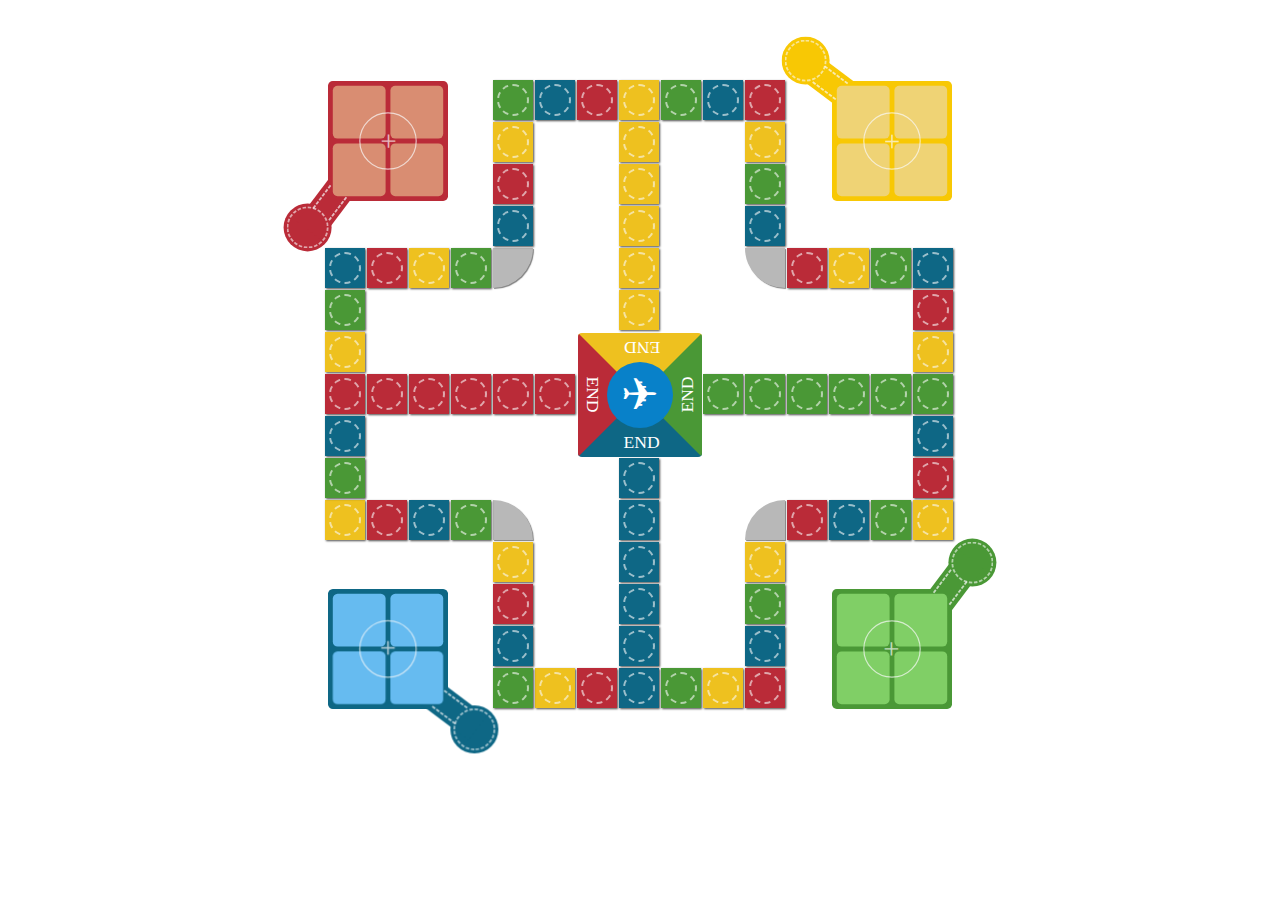
<file: index.html>
<!DOCTYPE html>
<html lang="en">
<head>
  <meta charset="UTF-8">
  <title>飞行棋大战</title>
  <link rel="stylesheet" href="css/main.css">
</head>
<body>
  
  <div id="app">

    <!-- 主干路 -->
    <div class="d1">
      <span class="step blue"></span>
      <span class="step red"></span>
      <span class="step yellow"></span>
      <span class="step green"></span>
    </div>
    <div class="d2">
      <span class="step green"></span>
      <span class="step yellow"></span>
      <span class="step red"></span>
      <span class="step blue"></span>
    </div>
    <div class="d3">
      <span class="step blue"></span>
      <span class="step red"></span>
      <span class="step yellow"></span>
      <span class="step green"></span>
      <span class="step blue"></span>
    </div>
    <div class="d4">
      <span class="step red"></span>
      <span class="step yellow"></span>
      <span class="step green"></span>
      <span class="step blue"></span>
    </div>
    <div class="d5">
      <!-- <span class="semi-circle tr"></span> -->
      <span class="step red"></span>
      <span class="step yellow"></span>
      <span class="step green"></span>
      <span class="step blue"></span>
    </div>
    <div class="d6">
      <span class="step red"></span>
      <span class="step yellow"></span>
      <span class="step green"></span>
      <span class="step blue"></span>
      <span class="step red"></span>
    </div>
    <div class="d7">
      <span class="step red"></span>
      <span class="step blue"></span>
      <span class="step green"></span>
      <span class="step yellow"></span>
    </div>
    <div class="d8">
      <span class="step yellow"></span>
      <span class="step green"></span>
      <span class="step blue"></span>
      <span class="step red"></span>
    </div>
    <div class="d9">
      <span class="step yellow"></span>
      <span class="step red"></span>
      <span class="step blue"></span>
      <span class="step green"></span>
      <span class="step yellow"></span>
    </div>
    <div class="d10">
      <span class="step yellow"></span>
      <span class="step red"></span>
      <span class="step blue"></span>
      <span class="step green"></span>
    </div>
    <div class="d11">
      <span class="step yellow"></span>
      <span class="step red"></span>
      <span class="step blue"></span>
      <span class="step green"></span>
    </div>
    <div class="d12">
      <span class="step green"></span>
      <span class="step yellow"></span>
      <span class="step red"></span>
      <span class="step blue"></span>
      <span class="step green"></span>
    </div>

    <!-- 胜利之路 -->
    <div class="v-yellow">
      <span class="step yellow"></span>
      <span class="step yellow"></span>
      <span class="step yellow"></span>
      <span class="step yellow"></span>
      <span class="step yellow"></span>
    </div>
    <div class="v-green">
      <span class="step green"></span>
      <span class="step green"></span>
      <span class="step green"></span>
      <span class="step green"></span>
      <span class="step green"></span>
    </div>
    <div class="v-blue">
      <span class="step blue"></span>
      <span class="step blue"></span>
      <span class="step blue"></span>
      <span class="step blue"></span>
      <span class="step blue"></span>
    </div>
    <div class="v-red">
      <span class="step red"></span>
      <span class="step red"></span>
      <span class="step red"></span>
      <span class="step red"></span>
      <span class="step red"></span>
    </div>
    
    <!-- 中心转盘 -->
    <div class="center-board">
      <span>end</span>
      <span>end</span>
      <span>end</span>
      <span>end</span>
    </div>

    <!-- 大本营基地 -->
    <div class="base yellow">
      <span class="launchpad"></span>
      <div class="wrapper">
        <span class="stock road">
          
        </span>
        <span class="stock"></span>
      </div>
      <div class="wrapper">
        <span class="stock"></span>
        <span class="stock"></span>
      </div>
    </div>
    <div class="base red">
      <span class="launchpad"></span>
      <div class="wrapper">
        <span class="stock road">
          
        </span>
        <span class="stock"></span>
      </div>
      <div class="wrapper">
        <span class="stock"></span>
        <span class="stock"></span>
      </div>
    </div>
    <div class="base blue">
      <span class="launchpad"></span>
      <div class="wrapper">
        <span class="stock road">
          
        </span>
        <span class="stock"></span>
      </div>
      <div class="wrapper">
        <span class="stock"></span>
        <span class="stock"></span>
      </div>
    </div>
    <div class="base green">
      <span class="launchpad"></span>
      <div class="wrapper">
        <span class="stock road">
          
        </span>
        <span class="stock"></span>
      </div>
      <div class="wrapper">
        <span class="stock"></span>
        <span class="stock"></span>
      </div>
    </div>
  </div>

  <script src="js/jquery.min.js"></script>
  <script src="js/main.js"></script>
</body>
</html>
</file>
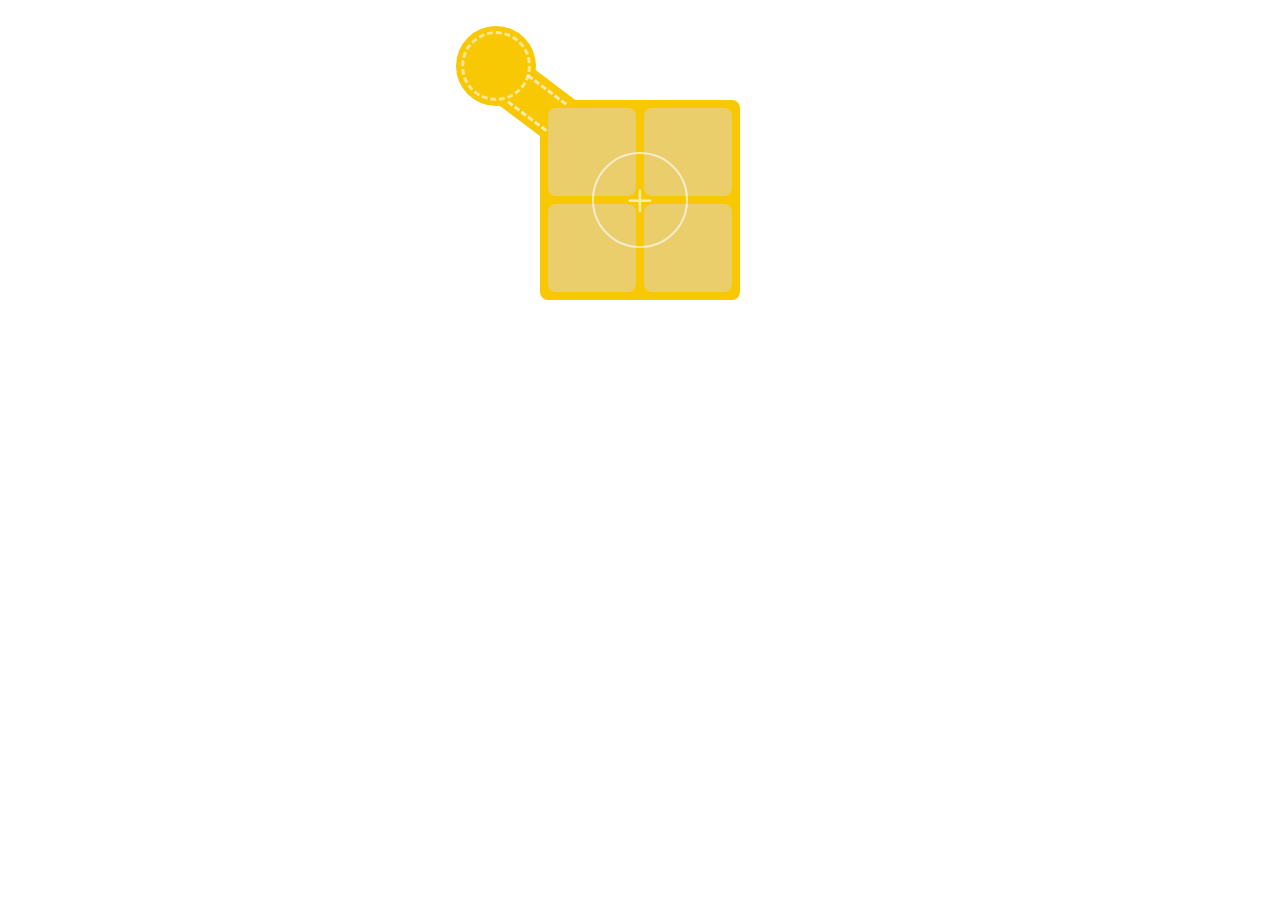
<file: base.html>
<!DOCTYPE html>
<html lang="en">
<head>
  <meta charset="UTF-8">
  <title>template</title>
  <style>
    *{
      margin: 0;
      padding: 0;
      box-sizing: border-box;
    }
    .base{
      margin: 100px auto;
      width: 200px;
      height: 200px;
      position: relative;
      display: flex;
      flex-direction: column;
      justify-content: space-around;
      flex-wrap: wrap;
      background-color: #F8C804;
      border-radius: .5em;
      padding: 4px;
      z-index: 1;
    }
    .base .wrapper{
      display: flex;
      justify-content: space-around;
    }
    .base .stock{
      width: 88px;
      height: 88px;
      border-radius: 4px;
      background-color: #EBCE6C;
      border-radius: .5em;
      z-index: 1;
    }
    .base .stock.road:before{
      content: '';
      position: absolute;
      width: 48px;
      height: 30px;
      border-top: 3px dashed rgba(250,250,250,.7);
      border-bottom: 3px dashed rgba(250,250,250,.7);
      transform: rotate(37deg);
      top: -15px;
      left: -27px;
    }
    .base:after{
      content: '+';
      position: absolute;
      width: 46%;
      height: 46%;
      top: 50%;
      left: 50%;
      transform: translate(-50%, -50%);
      border: 2px solid rgba(250,250,250,.7);
      color: rgba(250,250,250,.7);
      border-radius: 50%;
      font-size: 3em;
      display: flex;
      justify-content: center;
      align-items: center;
      z-index: 2;
    }
    .base .launchpad{
      position: absolute;
      width: 40%;
      height: 40%;
      background-color: #F8C804;
      border-radius: 50%;
      top: -74px;
      left: -84px;
      z-index: 1;
    }
    .base .launchpad:before{
      content: '';
      position: absolute;
      width: 80%;
      height: 80%;
      border: 3px dashed rgba(250,250,250,.6);
      border-radius: 50%;
      top: 50%;
      left: 50%;
      transform: translate(-50%, -50%);
      z-index: 2;
    }
    .base .launchpad:after{
      content: '';
      position: absolute;
      top: 47px;
      left: 25px;
      width: 100px;
      height: 50px;
      background-color: #F8C804;
      transform: rotate(37deg);
    }
    
  </style>
</head>
<body>
  <div class="base yellow">
    <span class="launchpad"></span>
    <div class="wrapper">
      <span class="stock road">
        
      </span>
      <span class="stock"></span>
    </div>
    <div class="wrapper">
      <span class="stock"></span>
      <span class="stock"></span>
    </div>
  </div>
</body>
</html>
</file>
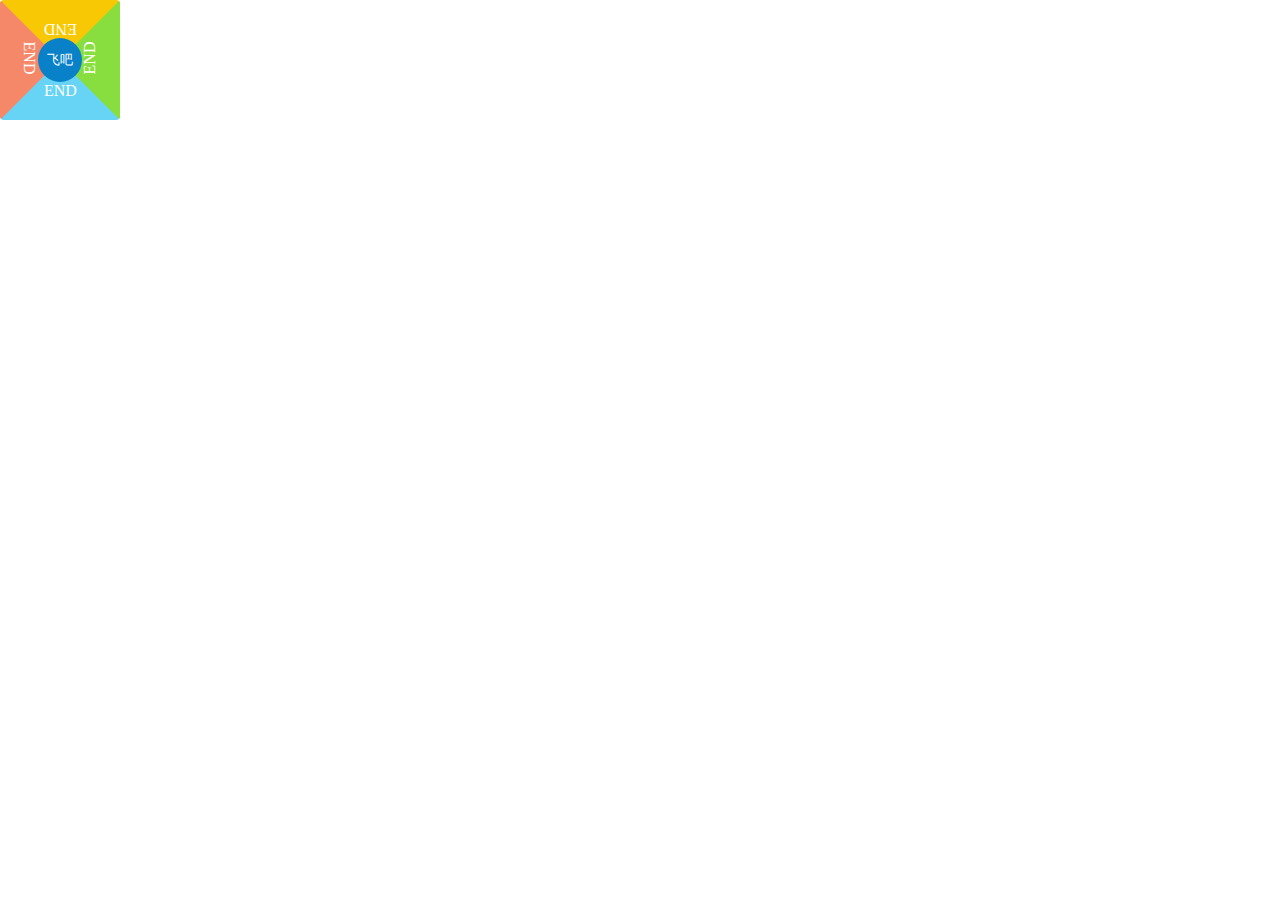
<file: centerboard.html>
<!DOCTYPE html>
<html lang="en">
<head>
  <meta charset="UTF-8">
  <title>Document</title>
  <style>
    *{
      margin: 0;
      padding: 0;
      box-sizing: border-box;
    }
    .center-board{
      width: 0;
      height: 0;
      border: 60px solid transparent;
      border-top-color: #F8C804;
      border-right-color: #88DE3F;
      border-bottom-color: #67D3F5;
      border-left-color: #F6886A;
      border-radius: 4px;
      position: relative;
    }
    .center-board:after{
      content: '飞吧';
      display: flex;
      justify-content: center;
      align-items: center;
      position: absolute;
      width: 44px;
      height: 44px;
      border-radius: 50px;
      top: 50%;
      left: 50%;
      transform: translate(-50%, -50%);
      /*outline: 1px solid;*/
      background-color: #0881C9;
      color: #fff;
      font-size: .8em;
    }
    .center-board span{
      color: #fff;
      position: absolute;
      text-transform: uppercase;
      z-index: 1;
    }
    .center-board span:nth-child(1){
      top: -40px;
      left: -16px;
      transform: rotate(180deg);
    }
    .center-board span:nth-child(2){
      top: -11px;
      right: -47px;
      transform: rotate(-90deg);
    }
    .center-board span:nth-child(3){
      bottom: -40px;
      left: -16px;
      /*transform: rotate(180deg);*/
    }
    .center-board span:nth-child(4){
      top: -11px;
      left: -47px;
      transform: rotate(90deg);
    }
  </style>
</head>
<body>
  <div class="center-board">
    <span>end</span>
    <span>end</span>
    <span>end</span>
    <span>end</span>
  </div>
</body>
</html>
</file>
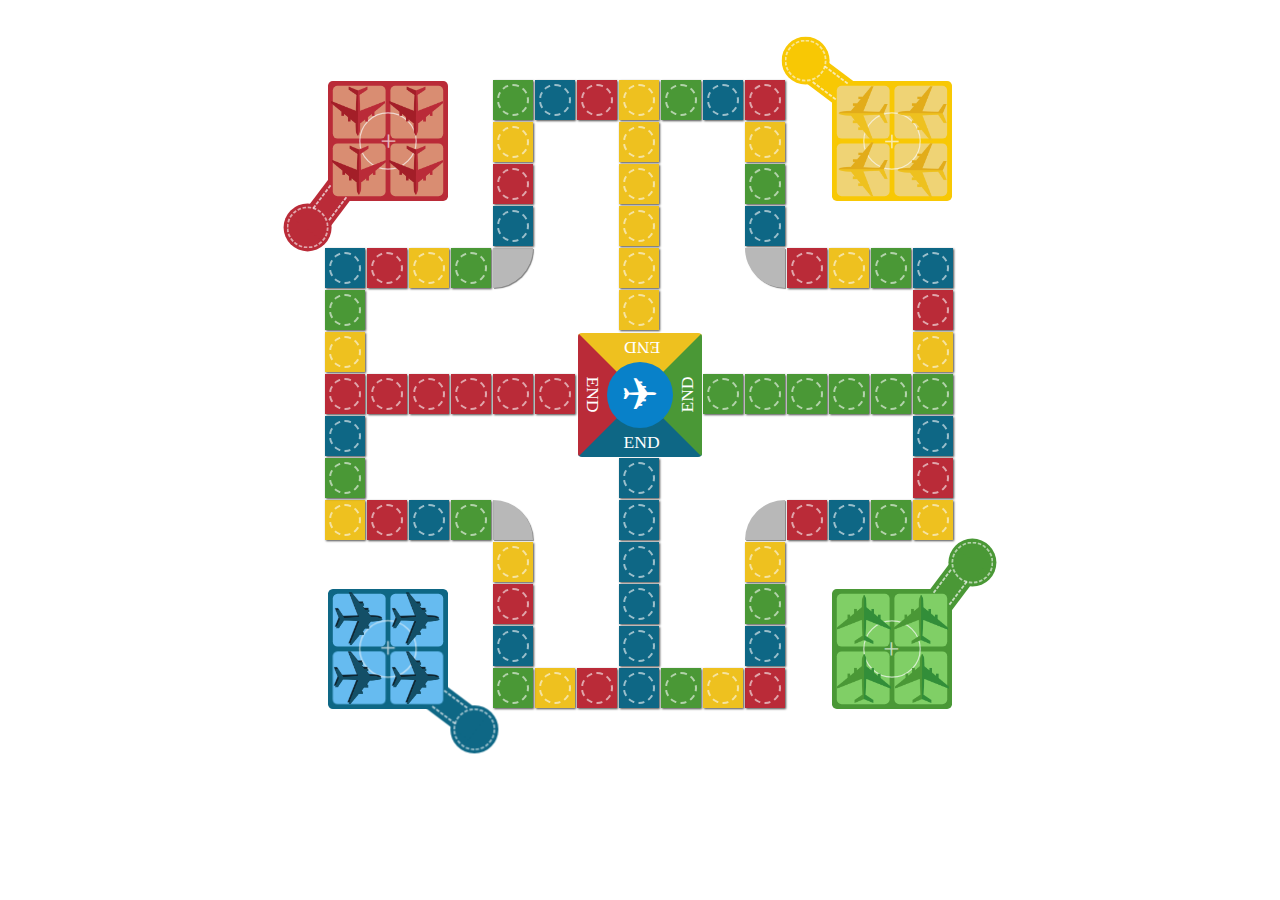
<file: index2.html>
<!DOCTYPE html>
<html lang="en">
<head>
  <meta charset="UTF-8">
  <title>飞行棋大战</title>
  <link rel="stylesheet" href="css/main.css">
</head>
<body>
  
  <div id="app">

    <!-- 主干路 -->
    <div class="d1">
      <span class="step step1 blue" data-direction="r4"></span>
      <span class="step step2 red"></span>
      <span class="step step3 yellow"></span>
      <span class="step step4 green"></span>
    </div>
    <div class="d2">
      <span class="step step5 green"></span>
      <span class="step step6 yellow"></span>
      <span class="step step7 red"></span>
      <span class="step step8 blue"></span>
    </div>
    <div class="d3">
      <span class="step step9 blue"></span>
      <span class="step step10 red"></span>
      <span class="step step11 yellow"></span>
      <span class="step step12 green"></span>
      <span class="step step13 blue"></span>
    </div>
    <div class="d4">
      <span class="step step14 red"></span>
      <span class="step step15 yellow"></span>
      <span class="step step16 green"></span>
      <span class="step step17 blue"></span>
    </div>
    <div class="d5">
      <!-- <span class="semi-circle tr"></span> -->
      <span class="step step18 red"></span>
      <span class="step step19 yellow"></span>
      <span class="step step20 green"></span>
      <span class="step step21 blue"></span>
    </div>
    <div class="d6">
      <span class="step step22 red"></span>
      <span class="step step23 yellow"></span>
      <span class="step step24 green"></span>
      <span class="step step25 blue"></span>
      <span class="step step26 red"></span>
    </div>
    <div class="d7">
      <span class="step step27 red"></span>
      <span class="step step28 blue"></span>
      <span class="step step29 green"></span>
      <span class="step step30 yellow"></span>
    </div>
    <div class="d8">
      <span class="step step31 yellow"></span>
      <span class="step step32 green"></span>
      <span class="step step33 blue"></span>
      <span class="step step34 red"></span>
    </div>
    <div class="d9">
      <span class="step step35 yellow"></span>
      <span class="step step36 red"></span>
      <span class="step step37 blue"></span>
      <span class="step step38 green"></span>
      <span class="step step39 yellow"></span>
    </div>
    <div class="d10">
      <span class="step step40 yellow"></span>
      <span class="step step41 red"></span>
      <span class="step step42 blue"></span>
      <span class="step step43 green"></span>
    </div>
    <div class="d11">
      <span class="step step44 yellow"></span>
      <span class="step step45 red"></span>
      <span class="step step46 blue"></span>
      <span class="step step47 green"></span>
    </div>
    <div class="d12">
      <span class="step step48 green"></span>
      <span class="step step49 yellow"></span>
      <span class="step step50 red"></span>
      <span class="step step51 blue"></span>
      <span class="step step52 green"></span>
    </div>

    <!-- 胜利之路 -->
    <div class="v-yellow">
      <span class="step yellow"></span>
      <span class="step yellow"></span>
      <span class="step yellow"></span>
      <span class="step yellow"></span>
      <span class="step yellow"></span>
    </div>
    <div class="v-green">
      <span class="step green"></span>
      <span class="step green"></span>
      <span class="step green"></span>
      <span class="step green"></span>
      <span class="step green"></span>
    </div>
    <div class="v-blue">
      <span class="step blue"></span>
      <span class="step blue"></span>
      <span class="step blue"></span>
      <span class="step blue"></span>
      <span class="step blue"></span>
    </div>
    <div class="v-red">
      <span class="step red"></span>
      <span class="step red"></span>
      <span class="step red"></span>
      <span class="step red"></span>
      <span class="step red"></span>
    </div>
    
    <!-- 中心转盘 -->
    <div class="center-board">
      <span>end</span>
      <span>end</span>
      <span>end</span>
      <span>end</span>
    </div>

    <!-- 大本营基地 -->
    <div class="base yellow">
      <span class="launchpad"></span>
      <div class="wrapper">
        <span class="stock road">
        </span>
        <span class="stock"></span>
      </div>
      <div class="wrapper">
        <span class="stock"></span>
        <span class="stock"></span>
      </div>
    </div>
    <div class="base red">
      <span class="launchpad"></span>
      <div class="wrapper">
        <span class="stock road">
          
        </span>
        <span class="stock"></span>
      </div>
      <div class="wrapper">
        <span class="stock"></span>
        <span class="stock"></span>
      </div>
    </div>
    <div class="base blue">
      <span class="launchpad"></span>
      <div class="wrapper">
        <span class="stock road">
          
        </span>
        <span class="stock"></span>
      </div>
      <div class="wrapper">
        <span class="stock"></span>
        <span class="stock"></span>
      </div>
    </div>
    <div class="base green">
      <span class="launchpad"></span>
      <div class="wrapper">
        <span class="stock road">
          
        </span>
        <span class="stock"></span>
      </div>
      <div class="wrapper">
        <span class="stock"></span>
        <span class="stock"></span>
      </div>
    </div>

    <!-- 飞机 -->
    <!-- 黄色飞机 -->
    <img src="img/yellow.png" id="y1" class="">
    <img src="img/yellow.png" id="y2" class="">
    <img src="img/yellow.png" id="y3" class="">
    <img src="img/yellow.png" id="y4" class="">

    <!-- 红色飞机 -->
    <img src="img/red.png" id="r1" class="">
    <img src="img/red.png" id="r2" class="">
    <img src="img/red.png" id="r3" class="">
    <img src="img/red.png" id="r4" class="">

    <!-- 蓝色飞机 -->
    <img src="img/3d-blue2.png" id="b1" class="">
    <img src="img/3d-blue2.png" id="b2" class="">
    <img src="img/3d-blue2.png" id="b3" class="">
    <img src="img/3d-blue2.png" id="b4" class="">

    <!-- 绿色飞机 -->
    <img src="img/green.png" id="g1" class="">
    <img src="img/green.png" id="g2" class="">
    <img src="img/green.png" id="g3" class="">
    <img src="img/green.png" id="g4" class="">
  </div>

  <script src="js/jquery.min.js"></script>
  <script src="js/main.js"></script>

  <script>
    
  </script>
</body>
</html>
</file>
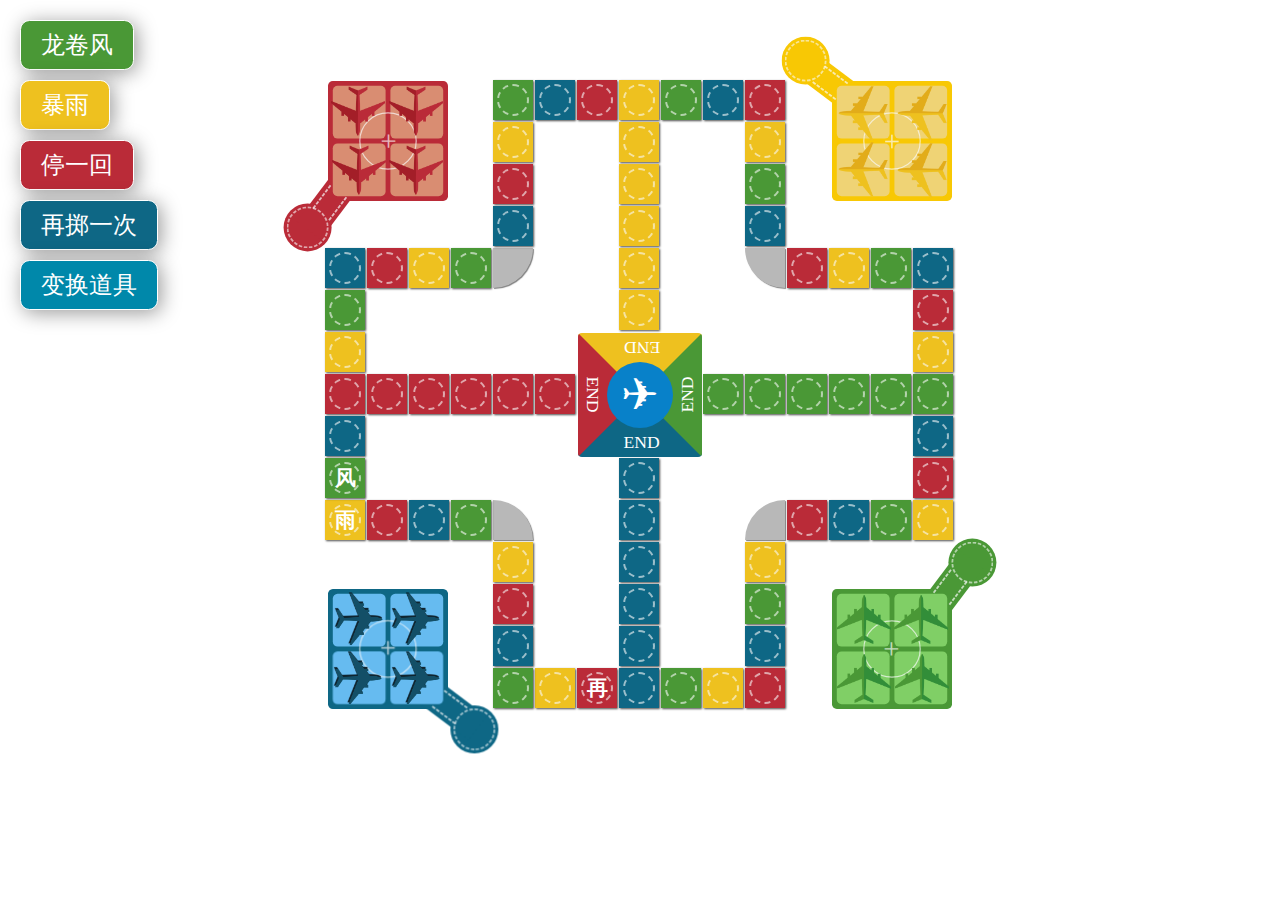
<file: magic.html>
<!DOCTYPE html>
<html lang="en">
<head>
  <meta charset="UTF-8">
  <title>飞行棋大战</title>
  <link rel="stylesheet" href="css/magic.css">
</head>
<body>
  
  <div class="buttons">
    <!-- <button class="btn-wind" onclick="deleteMagic('风')">龙卷风</button>
    <button class="btn-rain" onclick="deleteMagic('雨')">暴雨</button>
    <button class="btn-stop" onclick="deleteMagic('停')">停一回</button>
    <button class="btn-again" onclick="deleteMagic('再')">再掷一次</button>
    <button class="doRandom" onclick="randomMagic()">变换道具</button> -->

    <button class="btn-wind" onclick="doWind()">龙卷风</button>
    <button class="btn-rain">暴雨</button>
    <button class="btn-stop">停一回</button>
    <button class="btn-again">再掷一次</button>
    <button class="doRandom" onclick="randomMagic()">变换道具</button>
  </div>



  <div id="app">

    <!-- 主干路 -->
    <div class="d1">
      <span class="step step1 blue" data-direction="r4"></span>
      <span class="step step2 red"></span>
      <span class="step step3 yellow"></span>
      <span class="step step4 green"></span>
    </div>
    <div class="d2">
      <span class="step step5 green"></span>
      <span class="step step6 yellow"></span>
      <span class="step step7 red"></span>
      <span class="step step8 blue"></span>
    </div>
    <div class="d3">
      <span class="step step9 blue"></span>
      <span class="step step10 red"></span>
      <span class="step step11 yellow"></span>
      <span class="step step12 green"></span>
      <span class="step step13 blue"></span>
    </div>
    <div class="d4">
      <span class="step step14 red"></span>
      <span class="step step15 yellow"></span>
      <span class="step step16 green"></span>
      <span class="step step17 blue"></span>
    </div>
    <div class="d5">
      <!-- <span class="semi-circle tr"></span> -->
      <span class="step step18 red"></span>
      <span class="step step19 yellow"></span>
      <span class="step step20 green"></span>
      <span class="step step21 blue"></span>
    </div>
    <div class="d6">
      <span class="step step22 red"></span>
      <span class="step step23 yellow"></span>
      <span class="step step24 green"></span>
      <span class="step step25 blue"></span>
      <span class="step step26 red"></span>
    </div>
    <div class="d7">
      <span class="step step27 red"></span>
      <span class="step step28 blue"></span>
      <span class="step step29 green"></span>
      <span class="step step30 yellow"></span>
    </div>
    <div class="d8">
      <span class="step step31 yellow"></span>
      <span class="step step32 green"></span>
      <span class="step step33 blue"></span>
      <span class="step step34 red"></span>
    </div>
    <div class="d9">
      <span class="step step35 yellow"></span>
      <span class="step step36 red"></span>
      <span class="step step37 blue"></span>
      <span class="step step38 green"></span>
      <span class="step step39 yellow"></span>
    </div>
    <div class="d10">
      <span class="step step40 yellow"></span>
      <span class="step step41 red"></span>
      <span class="step step42 blue"></span>
      <span class="step step43 green"></span>
    </div>
    <div class="d11">
      <span class="step step44 yellow"></span>
      <span class="step step45 red"></span>
      <span class="step step46 blue"></span>
      <span class="step step47 green"></span>
    </div>
    <div class="d12">
      <span class="step step48 green"></span>
      <span class="step step49 yellow"></span>
      <span class="step step50 red"></span>
      <span class="step step51 blue"></span>
      <span class="step step52 green"></span>
    </div>

    <!-- 胜利之路 -->
    <div class="v-yellow">
      <span class="step yellow"></span>
      <span class="step yellow"></span>
      <span class="step yellow"></span>
      <span class="step yellow"></span>
      <span class="step yellow"></span>
    </div>
    <div class="v-green">
      <span class="step green"></span>
      <span class="step green"></span>
      <span class="step green"></span>
      <span class="step green"></span>
      <span class="step green"></span>
    </div>
    <div class="v-blue">
      <span class="step blue"></span>
      <span class="step blue"></span>
      <span class="step blue"></span>
      <span class="step blue"></span>
      <span class="step blue"></span>
    </div>
    <div class="v-red">
      <span class="step red"></span>
      <span class="step red"></span>
      <span class="step red"></span>
      <span class="step red"></span>
      <span class="step red"></span>
    </div>
    
    <!-- 中心转盘 -->
    <div class="center-board">
      <span>end</span>
      <span>end</span>
      <span>end</span>
      <span>end</span>
    </div>

    <!-- 大本营基地 -->
    <div class="base yellow">
      <span class="launchpad"></span>
      <div class="wrapper">
        <span class="stock road">
        </span>
        <span class="stock"></span>
      </div>
      <div class="wrapper">
        <span class="stock"></span>
        <span class="stock"></span>
      </div>
    </div>
    <div class="base red">
      <span class="launchpad"></span>
      <div class="wrapper">
        <span class="stock road">
          
        </span>
        <span class="stock"></span>
      </div>
      <div class="wrapper">
        <span class="stock"></span>
        <span class="stock"></span>
      </div>
    </div>
    <div class="base blue">
      <span class="launchpad"></span>
      <div class="wrapper">
        <span class="stock road">
          
        </span>
        <span class="stock"></span>
      </div>
      <div class="wrapper">
        <span class="stock"></span>
        <span class="stock"></span>
      </div>
    </div>
    <div class="base green">
      <span class="launchpad"></span>
      <div class="wrapper">
        <span class="stock road">
          
        </span>
        <span class="stock"></span>
      </div>
      <div class="wrapper">
        <span class="stock"></span>
        <span class="stock"></span>
      </div>
    </div>

    <!-- 飞机 -->
    <!-- 黄色飞机 -->
    <img src="img/yellow.png" id="y1" class="">
    <img src="img/yellow.png" id="y2" class="">
    <img src="img/yellow.png" id="y3" class="">
    <img src="img/yellow.png" id="y4" class="">

    <!-- 红色飞机 -->
    <img src="img/red.png" id="r1" class="">
    <img src="img/red.png" id="r2" class="">
    <img src="img/red.png" id="r3" class="">
    <img src="img/red.png" id="r4" class="">

    <!-- 蓝色飞机 -->
    <img src="img/3d-blue2.png" id="b1" class="">
    <img src="img/3d-blue2.png" id="b2" class="">
    <img src="img/3d-blue2.png" id="b3" class="">
    <img src="img/3d-blue2.png" id="b4" class="">

    <!-- 绿色飞机 -->
    <img src="img/green.png" id="g1" class="">
    <img src="img/green.png" id="g2" class="">
    <img src="img/green.png" id="g3" class="">
    <img src="img/green.png" id="g4" class="">
  </div>

  <script src="js/jquery.min.js"></script>
  <script src="js/main.js"></script>

  <script>
    function randomMagic(){
      $('.step').text('');
      var wind = Math.floor(Math.random() * 52) + 1;
      var rain = Math.floor(Math.random() * 52) + 1;
      var stop = Math.floor(Math.random() * 52) + 1;
      var again = Math.floor(Math.random() * 52) + 1;
      $('.step' + wind).text('风');
      $('.step' + rain).text('雨');
      $('.step' + stop).text('停');
      $('.step' + again).text('再');
    }


    // function deleteMagic(sign){
    //   $(".step:contains(" + sign + ")").text('');
    // }


    function doWind(){
      $('.step').css('outline', 'none');
      var randomPosition = Math.floor(Math.random() * 52) + 1;
      $('.step' + randomPosition).css('outline', '10px solid rgba(0,0,0,.7');
      // setTimeout(function(){
      //   $('.step' + randomPosition).css('outline', 'none');
      // }, 3000);
      var a = 100;
      setInterval(function(){
        if(a > 10){
          a--;
          $('.step' + randomPosition).css('outline', a + 'px solid rgba(0,0,0,.7');
        }
      }, 10);
    }

    window.onload = randomMagic;
  </script>
</body>
</html>
</file>
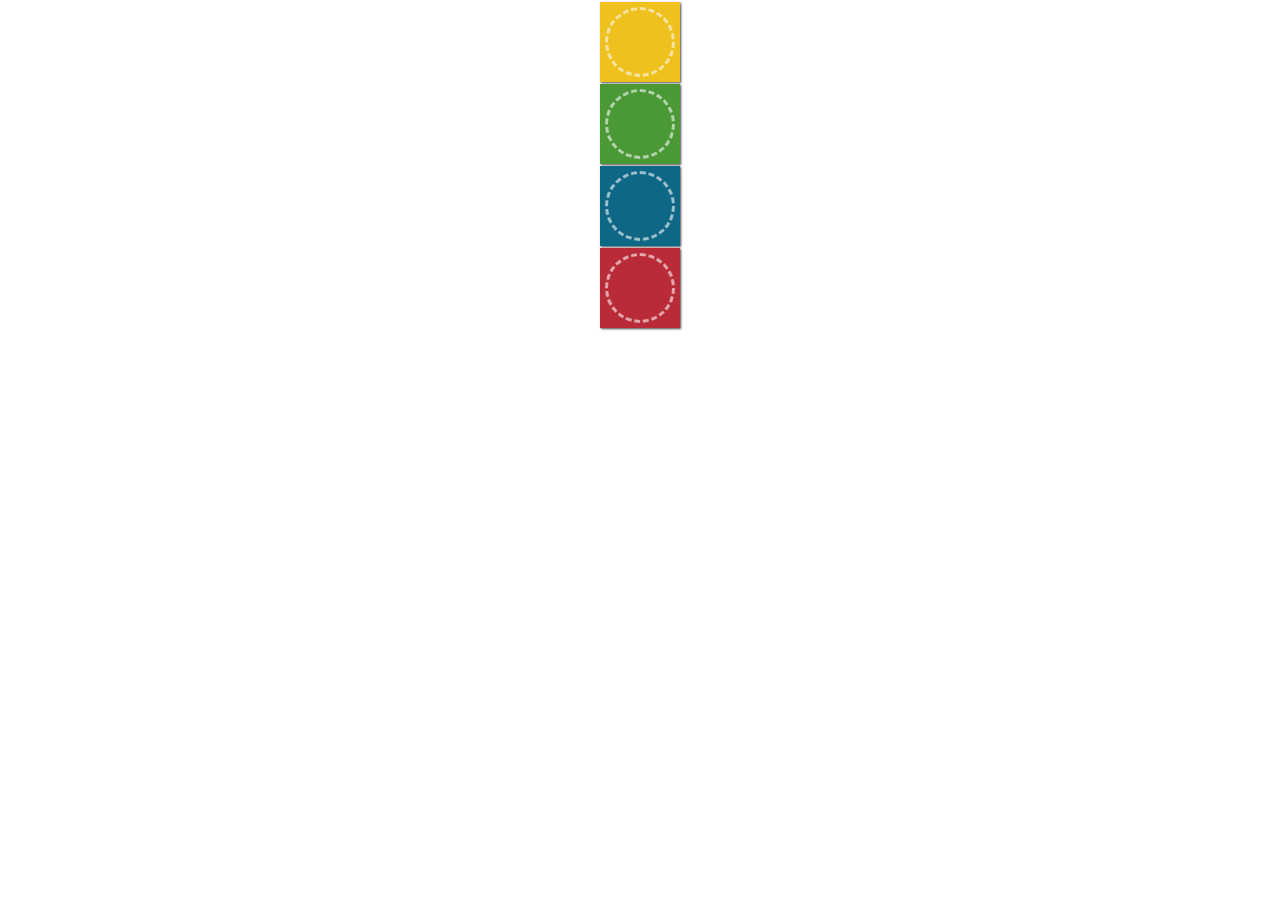
<file: step.html>
<!DOCTYPE html>
<html lang="en">
<head>
  <meta charset="UTF-8">
  <title>template</title>
  <style>
    *{
      margin: 0;
      padding: 0;
      box-sizing: border-box;
    }
    .step{
      margin: 2px auto;
      width: 80px;
      height: 80px;
      position: relative;
      
      box-shadow: 1px 1px 2px rgba(0,0,0,.7);
    }
    .step:before{
      content: '';
      position: absolute;
      width: 80%;
      height: 80%;
      border: 3px dashed rgba(250,250,250,.6);
      border-radius: 50%;
      top: 50%;
      left: 50%;
      transform: translate(-50%, -50%);
    }

    .step.yellow{
      background-color: #EEC11F;
    }
    .step.green{
      background-color: #4A9836;
    }
    .step.blue{
      background-color: #0E6785;
    }
    .step.red{
      background-color: #BA2B38;
    }
  </style>
</head>
<body>
  <div class="step yellow"></div>
  <div class="step green"></div>
  <div class="step blue"></div>
  <div class="step red"></div>
</body>
</html>
</file>
<file: css/main.css>
*{
  margin: 0;
  padding: 0;
  box-sizing: border-box;
}

/************************跑道组件**************************/
.step{
  margin: 0 2px 2px 0;
  width: 40px;
  height: 40px;
  position: relative;
  
  box-shadow: 1px 1px 2px rgba(0,0,0,.7);
}
.step:before{
  content: '';
  position: absolute;
  width: 70%;
  height: 70%;
  border: 2px dashed rgba(250,250,250,.6);
  border-radius: 50%;
  top: 50%;
  left: 50%;
  transform: translate(-50%, -50%);
}

.step.yellow{
  background-color: #EEC11F;
}
.step.green{
  background-color: #4A9836;
}
.step.blue{
  background-color: #0E6785;
}
.step.red{
  background-color: #BA2B38;
}


/*************************end of 跑道*************************/

/************************基地组件**************************/
.base{
  width: 200px;
  height: 200px;
  position: absolute;
  display: flex;
  flex-direction: column;
  justify-content: space-around;
  flex-wrap: wrap;
  background-color: #F8C804;
  border-radius: .5em;
  padding: 4px;
  z-index: 1;
  transform: scale(.6);
}
.base .wrapper{
  display: flex;
  justify-content: space-around;
}
.base .stock{
  width: 88px;
  height: 88px;
  border-radius: 4px;
  background-color: #EFD375;
  border-radius: .5em;
  z-index: 1;
}
.base .stock.road:before{
  content: '';
  position: absolute;
  width: 48px;
  height: 30px;
  border-top: 3px dashed rgba(250,250,250,.7);
  border-bottom: 3px dashed rgba(250,250,250,.7);
  transform: rotate(37deg);
  top: -15px;
  left: -27px;
}
.base:after{
  content: '+';
  position: absolute;
  width: 46%;
  height: 46%;
  top: 50%;
  left: 50%;
  transform: translate(-50%, -50%);
  border: 2px solid rgba(250,250,250,.7);
  color: rgba(250,250,250,.7);
  border-radius: 50%;
  font-size: 3em;
  display: flex;
  justify-content: center;
  align-items: center;
  z-index: 2;
}
.base .launchpad{
  position: absolute;
  width: 40%;
  height: 40%;
  background-color: #F8C804;
  border-radius: 50%;
  top: -74px;
  left: -84px;
  z-index: 1;
}
.base .launchpad:before{
  content: '';
  position: absolute;
  width: 80%;
  height: 80%;
  border: 3px dashed rgba(250,250,250,.6);
  border-radius: 50%;
  top: 50%;
  left: 50%;
  transform: translate(-50%, -50%);
  z-index: 2;
}
.base .launchpad:after{
  content: '';
  position: absolute;
  top: 47px;
  left: 25px;
  width: 100px;
  height: 50px;
  background-color: #F8C804;
  transform: rotate(37deg);
}


.base.yellow{
  top: -39px;
  right: -37px;
}
/*红色基地*/
.base.red{
  top: -39px;
  left: -37px;
  transform: rotate(-90deg) scale(0.6);
}
.base.red, .base.red .launchpad, .base.red .launchpad:after{
  background-color: #BA2B38;
}
.base.red .stock{
  background-color: #D98D72;
}

/*蓝色基地*/
.base.blue{
  bottom: -39px;
  left: -37px;
  transform: rotate(180deg) scale(0.6);
}
.base.blue, .base.blue .launchpad, .base.blue .launchpad:after{
  background-color: #0E6785;
}
.base.blue .stock{
  background-color: #66BBF0;
}

/*绿色基地*/
.base.green{
  bottom: -39px;
  right: -37px;
  transform: rotate(90deg) scale(0.6);
}
.base.green, .base.green .launchpad, .base.green .launchpad:after{
  background-color: #4A9836;
}
.base.green .stock{
  background-color: #80CF66;
}

/*************************end of 基地*************************/

/***********************转弯口***********************/
.d1:after, .d5:before, .d7:before, .d11:before{
  content: '';
  position: absolute;
  top: 0;
  display: inline-block;
  width: 40px;
  height: 40px;
  background-color: #B8B8B8;
  box-shadow: 1px 1px 1px rgba(0,0,0,.5);
}
.d1:after{
  right: -40px;
  border-bottom-right-radius: 40px;
}
.d5:before{
  left: -42px;
  border-bottom-left-radius: 40px;
}
.d7:before{
  left: -42px;
  border-top-left-radius: 40px;
}
.d11:before{
  right: -40px;
  border-top-right-radius: 40px;
}

/*************************end of 转弯口*************************/


/*************************胜利通道*************************/
.v-yellow{
  position: absolute;
  width: 40px;
  height: 210px;
  top: 42px;
  left: 294px;
}
.v-green{
  position: absolute;
  width: 210px;
  height: 40px;
  top: 294px;
  left: 378px;
}
.v-blue{
  position: absolute;
  width: 40px;
  height: 210px;
  top: 378px;
  left: 294px;
}
.v-red{
  position: absolute;
  width: 210px;
  height: 40px;
  top: 294px;
  left: 42px;
}

/*************************end of 胜利通道*************************/


/*************************中心转盘*************************/
.center-board{
  width: 0;
  height: 0;
  border: 62px solid transparent;
  border-top-color: #EEC11F;
  border-right-color: #4A9836;
  border-bottom-color: #0E6785;
  border-left-color: #BA2B38;
  border-radius: 4px;
  position: absolute;
  top: 252.5px;
  left: 252.5px;
}
.center-board:after{
  content: '\2708';
  display: flex;
  justify-content: center;
  align-items: center;
  position: absolute;
  width: 66px;
  height: 66px;
  border-radius: 50px;
  top: 50%;
  left: 50%;
  transform: translate(-50%, -50%);
  background-color: #0881C9;
  color: #fff;
  font-size: 2.8em;
}
.center-board span{
  color: #fff;
  position: absolute;
  text-transform: uppercase;
  z-index: 1;
  font-size: 1.1em;
}
.center-board span:nth-child(1){
  top: -58px;
  left: -16px;
  transform: rotate(180deg);
}
.center-board span:nth-child(2){
  top: -11px;
  right: -66px;
  transform: rotate(-90deg);
}
.center-board span:nth-child(3){
  bottom: -58px;
  left: -16px;
  /*transform: rotate(180deg);*/
}
.center-board span:nth-child(4){
  top: -11px;
  left: -66px;
  transform: rotate(90deg);
}
/*************************end of 中心转盘*************************/

/*************************飞机*************************/
/*黄色飞机*/
img{
  position: absolute;
  z-index: 999;
  cursor: pointer;
  transition: all .5s;
}

#y1{
  width: 54px;
  top: 9px;
  right: 65px;
  transform: rotate(-90deg);
}
#y2{
  width: 54px;
  top: 9px;
  right: 6px;
  transform: rotate(-90deg);
}
#y3{
  width: 54px;
  top: 65px;
  right: 65px;
  transform: rotate(-90deg);
}
#y4{
  width: 54px;
  top: 66px;
  right: 6px;
  transform: rotate(-90deg);
}

/*红色飞机*/
#r1{
  width: 54px;
  top: 66px;
  left: 7px;
  transform: rotate(180deg);
}
#r2{
  width: 54px;
  top: 66px;
  left: 64px;
  transform: rotate(180deg);
}
#r3{
  width: 54px;
  top: 7px;
  left: 6px;
  transform: rotate(180deg);
}
#r4{
  width: 54px;
  top: 7px;
  left: 64px;
  transform: rotate(180deg);
}

/*蓝色飞机*/
#b1{
  width: 54px;
  bottom: 7px;
  left: 64px;
  transform: rotate(90deg);
}
#b2{
  width: 54px;
  bottom: 66px;
  left: 64px;
  transform: rotate(90deg);
}
#b3{
  width: 54px;
  bottom: 7px;
  left: 6px;
  transform: rotate(90deg);
}
#b4{
  width: 54px;
  bottom: 66px;
  left: 7px;
  transform: rotate(90deg);
}

/*绿色飞机*/
#g1{
  width: 54px;
  bottom: 66px;
  right: 7px;
}
#g2{
  width: 54px;
  bottom: 66px;
  right: 64px;
}
#g3{
  width: 54px;
  bottom: 7px;
  right: 6px;
}
#g4{
  width: 54px;
  bottom: 7px;
  right: 64px;
}
/*************************end of 飞机*************************/

#app{
  /*outline: 1px solid;*/
  width: 630px;
  height: 630px;
  margin: 80px auto;
  position: relative;
}

#app > div{
  position: absolute;
}
#app > div .step, .semi-circle{
  float: left;
}

.d1{
  width: 168px;
  height: 40px;
  top: 168px;
  left: 0;
}

.d2{
  width: 40px;
  height: 168px;
  top: 0;
  left: 168px;
}

.d3{
  width: 210px;
  height: 40px;
  top: 0;
  left: 210px;
}
.d4{
  width: 40px;
  height: 168px;
  top: 0;
  left: 420px;
}
.d5{
  width: 168px;
  height: 40px;
  top: 168px;
  left: 462px;
}
.d6{
  width: 40px;
  height: 210px;
  top: 210px;
  left: 588px;
}
.d7{
  width: 168px;
  height: 40px;
  top: 420px;
  left: 462px;
}
.d8{
  width: 40px;
  height: 168px;
  top: 462px;
  left: 420px;
}

.d9{
  width: 210px;
  height: 40px;
  top: 588px;
  left: 210px;
}
.d10{
  width: 40px;
  height: 168px;
  top: 462px;
  left: 168px;
}

.d11{
  width: 168px;
  height: 40px;
  top: 420px;
  left: 0;
}

.d12{
  width: 40px;
  height: 210px;
  top: 210px;
  left: 0;
}



/****************************动画************************/
@keyframes roll-dice{
  to{
    transform: rotate(3600deg) translate(-50%, -50%);
  }
}
/****************************end of 动画************************/
</file>
<file: css/magic.css>
*{
  margin: 0;
  padding: 0;
  box-sizing: border-box;
}

/*.buttons{
  position: absolute;
}*/
.buttons > button{
  border: 1px solid;
  border-radius: .4em;
  outline: none;
  padding: 8px 20px;
  color: #fff;
  font-size: 1.5em;
  position: absolute;
  left: 20px;
  cursor: pointer;
  box-shadow: 3px 3px 20px rgba(0,0,0,.4);
}
.buttons > button:active{
  box-shadow: 1px 1px 10px rgba(0,0,0,.8);
  transform: translate(1px, 1px);
  /*transition: all .2s;*/
}

.btn-wind{
  top: 20px;
  background-color: #4A9836;
}
.btn-rain{
  top: 80px;
  background-color: #EEC11F;
}
.btn-stop{
  top: 140px;
  background-color: #BA2B38;
}
.btn-again{
  top: 200px;
  background-color: #0E6785;
}
.doRandom{
  top: 260px;
  background-color: #08a;
}
.step:after{
  content: '';
  position: absolute;
/*  width: 70%;
  height: 70%;
  border: 2px dashed rgba(250,250,250,.6);
  border-radius: 50%;
  top: 50%;
  left: 50%;
  transform: translate(-50%, -50%);*/
}

/************************跑道组件**************************/
.step{
  margin: 0 2px 2px 0;
  width: 40px;
  height: 40px;
  position: relative;
  display: flex;
  justify-content: center;
  align-items: center;
  color: #fff;
  font-size: 1.3em;
  font-weight: bold;
  box-shadow: 1px 1px 2px rgba(0,0,0,.7);
}
.step:before{
  content: '';
  position: absolute;
  width: 70%;
  height: 70%;
  border: 2px dashed rgba(250,250,250,.6);
  border-radius: 50%;
  top: 50%;
  left: 50%;
  transform: translate(-50%, -50%);
}

.step.yellow{
  background-color: #EEC11F;
}
.step.green{
  background-color: #4A9836;
}
.step.blue{
  background-color: #0E6785;
}
.step.red{
  background-color: #BA2B38;
}


/*************************end of 跑道*************************/

/************************基地组件**************************/
.base{
  width: 200px;
  height: 200px;
  position: absolute;
  display: flex;
  flex-direction: column;
  justify-content: space-around;
  flex-wrap: wrap;
  background-color: #F8C804;
  border-radius: .5em;
  padding: 4px;
  z-index: 1;
  transform: scale(.6);
}
.base .wrapper{
  display: flex;
  justify-content: space-around;
}
.base .stock{
  width: 88px;
  height: 88px;
  border-radius: 4px;
  background-color: #EFD375;
  border-radius: .5em;
  z-index: 1;
}
.base .stock.road:before{
  content: '';
  position: absolute;
  width: 48px;
  height: 30px;
  border-top: 3px dashed rgba(250,250,250,.7);
  border-bottom: 3px dashed rgba(250,250,250,.7);
  transform: rotate(37deg);
  top: -15px;
  left: -27px;
}
.base:after{
  content: '+';
  position: absolute;
  width: 46%;
  height: 46%;
  top: 50%;
  left: 50%;
  transform: translate(-50%, -50%);
  border: 2px solid rgba(250,250,250,.7);
  color: rgba(250,250,250,.7);
  border-radius: 50%;
  font-size: 3em;
  display: flex;
  justify-content: center;
  align-items: center;
  z-index: 2;
}
.base .launchpad{
  position: absolute;
  width: 40%;
  height: 40%;
  background-color: #F8C804;
  border-radius: 50%;
  top: -74px;
  left: -84px;
  z-index: 1;
}
.base .launchpad:before{
  content: '';
  position: absolute;
  width: 80%;
  height: 80%;
  border: 3px dashed rgba(250,250,250,.6);
  border-radius: 50%;
  top: 50%;
  left: 50%;
  transform: translate(-50%, -50%);
  z-index: 2;
}
.base .launchpad:after{
  content: '';
  position: absolute;
  top: 47px;
  left: 25px;
  width: 100px;
  height: 50px;
  background-color: #F8C804;
  transform: rotate(37deg);
}


.base.yellow{
  top: -39px;
  right: -37px;
}
/*红色基地*/
.base.red{
  top: -39px;
  left: -37px;
  transform: rotate(-90deg) scale(0.6);
}
.base.red, .base.red .launchpad, .base.red .launchpad:after{
  background-color: #BA2B38;
}
.base.red .stock{
  background-color: #D98D72;
}

/*蓝色基地*/
.base.blue{
  bottom: -39px;
  left: -37px;
  transform: rotate(180deg) scale(0.6);
}
.base.blue, .base.blue .launchpad, .base.blue .launchpad:after{
  background-color: #0E6785;
}
.base.blue .stock{
  background-color: #66BBF0;
}

/*绿色基地*/
.base.green{
  bottom: -39px;
  right: -37px;
  transform: rotate(90deg) scale(0.6);
}
.base.green, .base.green .launchpad, .base.green .launchpad:after{
  background-color: #4A9836;
}
.base.green .stock{
  background-color: #80CF66;
}

/*************************end of 基地*************************/

/***********************转弯口***********************/
.d1:after, .d5:before, .d7:before, .d11:before{
  content: '';
  position: absolute;
  top: 0;
  display: inline-block;
  width: 40px;
  height: 40px;
  background-color: #B8B8B8;
  box-shadow: 1px 1px 1px rgba(0,0,0,.5);
}
.d1:after{
  right: -40px;
  border-bottom-right-radius: 40px;
}
.d5:before{
  left: -42px;
  border-bottom-left-radius: 40px;
}
.d7:before{
  left: -42px;
  border-top-left-radius: 40px;
}
.d11:before{
  right: -40px;
  border-top-right-radius: 40px;
}

/*************************end of 转弯口*************************/


/*************************胜利通道*************************/
.v-yellow{
  position: absolute;
  width: 40px;
  height: 210px;
  top: 42px;
  left: 294px;
}
.v-green{
  position: absolute;
  width: 210px;
  height: 40px;
  top: 294px;
  left: 378px;
}
.v-blue{
  position: absolute;
  width: 40px;
  height: 210px;
  top: 378px;
  left: 294px;
}
.v-red{
  position: absolute;
  width: 210px;
  height: 40px;
  top: 294px;
  left: 42px;
}

/*************************end of 胜利通道*************************/


/*************************中心转盘*************************/
.center-board{
  width: 0;
  height: 0;
  border: 62px solid transparent;
  border-top-color: #EEC11F;
  border-right-color: #4A9836;
  border-bottom-color: #0E6785;
  border-left-color: #BA2B38;
  border-radius: 4px;
  position: absolute;
  top: 252.5px;
  left: 252.5px;
}
.center-board:after{
  content: '\2708';
  display: flex;
  justify-content: center;
  align-items: center;
  position: absolute;
  width: 66px;
  height: 66px;
  border-radius: 50px;
  top: 50%;
  left: 50%;
  transform: translate(-50%, -50%);
  background-color: #0881C9;
  color: #fff;
  font-size: 2.8em;
}
.center-board span{
  color: #fff;
  position: absolute;
  text-transform: uppercase;
  z-index: 1;
  font-size: 1.1em;
}
.center-board span:nth-child(1){
  top: -58px;
  left: -16px;
  transform: rotate(180deg);
}
.center-board span:nth-child(2){
  top: -11px;
  right: -66px;
  transform: rotate(-90deg);
}
.center-board span:nth-child(3){
  bottom: -58px;
  left: -16px;
  /*transform: rotate(180deg);*/
}
.center-board span:nth-child(4){
  top: -11px;
  left: -66px;
  transform: rotate(90deg);
}
/*************************end of 中心转盘*************************/

/*************************飞机*************************/
/*黄色飞机*/
img{
  position: absolute;
  z-index: 999;
  cursor: pointer;
  transition: all .5s;
}

#y1{
  width: 54px;
  top: 9px;
  right: 65px;
  transform: rotate(-90deg);
}
#y2{
  width: 54px;
  top: 9px;
  right: 6px;
  transform: rotate(-90deg);
}
#y3{
  width: 54px;
  top: 65px;
  right: 65px;
  transform: rotate(-90deg);
}
#y4{
  width: 54px;
  top: 66px;
  right: 6px;
  transform: rotate(-90deg);
}

/*红色飞机*/
#r1{
  width: 54px;
  top: 66px;
  left: 7px;
  transform: rotate(180deg);
}
#r2{
  width: 54px;
  top: 66px;
  left: 64px;
  transform: rotate(180deg);
}
#r3{
  width: 54px;
  top: 7px;
  left: 6px;
  transform: rotate(180deg);
}
#r4{
  width: 54px;
  top: 7px;
  left: 64px;
  transform: rotate(180deg);
}

/*蓝色飞机*/
#b1{
  width: 54px;
  bottom: 7px;
  left: 64px;
  transform: rotate(90deg);
}
#b2{
  width: 54px;
  bottom: 66px;
  left: 64px;
  transform: rotate(90deg);
}
#b3{
  width: 54px;
  bottom: 7px;
  left: 6px;
  transform: rotate(90deg);
}
#b4{
  width: 54px;
  bottom: 66px;
  left: 7px;
  transform: rotate(90deg);
}

/*绿色飞机*/
#g1{
  width: 54px;
  bottom: 66px;
  right: 7px;
}
#g2{
  width: 54px;
  bottom: 66px;
  right: 64px;
}
#g3{
  width: 54px;
  bottom: 7px;
  right: 6px;
}
#g4{
  width: 54px;
  bottom: 7px;
  right: 64px;
}
/*************************end of 飞机*************************/

#app{
  /*outline: 1px solid;*/
  width: 630px;
  height: 630px;
  margin: 80px auto;
  position: relative;
}

#app > div{
  position: absolute;
}
#app > div .step, .semi-circle{
  float: left;
}

.d1{
  width: 168px;
  height: 40px;
  top: 168px;
  left: 0;
}

.d2{
  width: 40px;
  height: 168px;
  top: 0;
  left: 168px;
}

.d3{
  width: 210px;
  height: 40px;
  top: 0;
  left: 210px;
}
.d4{
  width: 40px;
  height: 168px;
  top: 0;
  left: 420px;
}
.d5{
  width: 168px;
  height: 40px;
  top: 168px;
  left: 462px;
}
.d6{
  width: 40px;
  height: 210px;
  top: 210px;
  left: 588px;
}
.d7{
  width: 168px;
  height: 40px;
  top: 420px;
  left: 462px;
}
.d8{
  width: 40px;
  height: 168px;
  top: 462px;
  left: 420px;
}

.d9{
  width: 210px;
  height: 40px;
  top: 588px;
  left: 210px;
}
.d10{
  width: 40px;
  height: 168px;
  top: 462px;
  left: 168px;
}

.d11{
  width: 168px;
  height: 40px;
  top: 420px;
  left: 0;
}

.d12{
  width: 40px;
  height: 210px;
  top: 210px;
  left: 0;
}



/****************************动画************************/
@keyframes roll-dice{
  to{
    transform: rotate(3600deg) translate(-50%, -50%);
  }
}
/****************************end of 动画************************/
</file>
